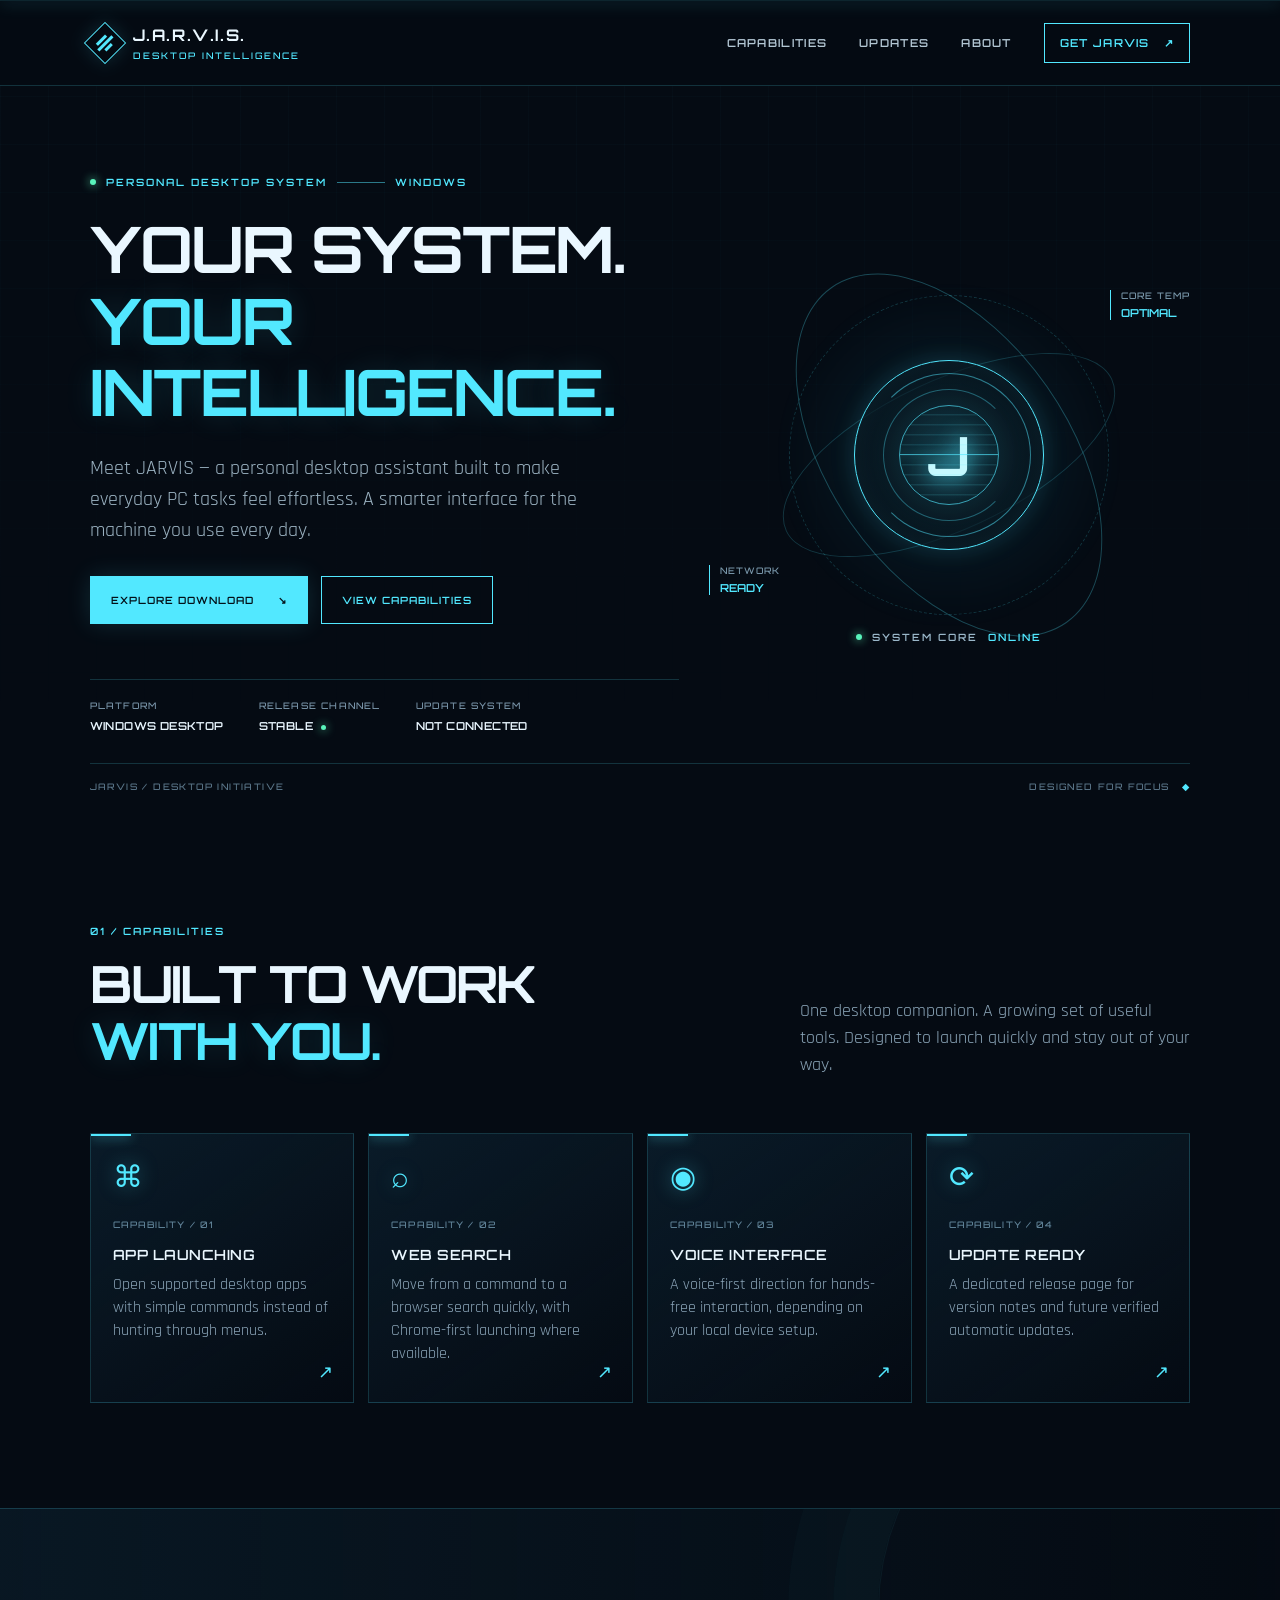
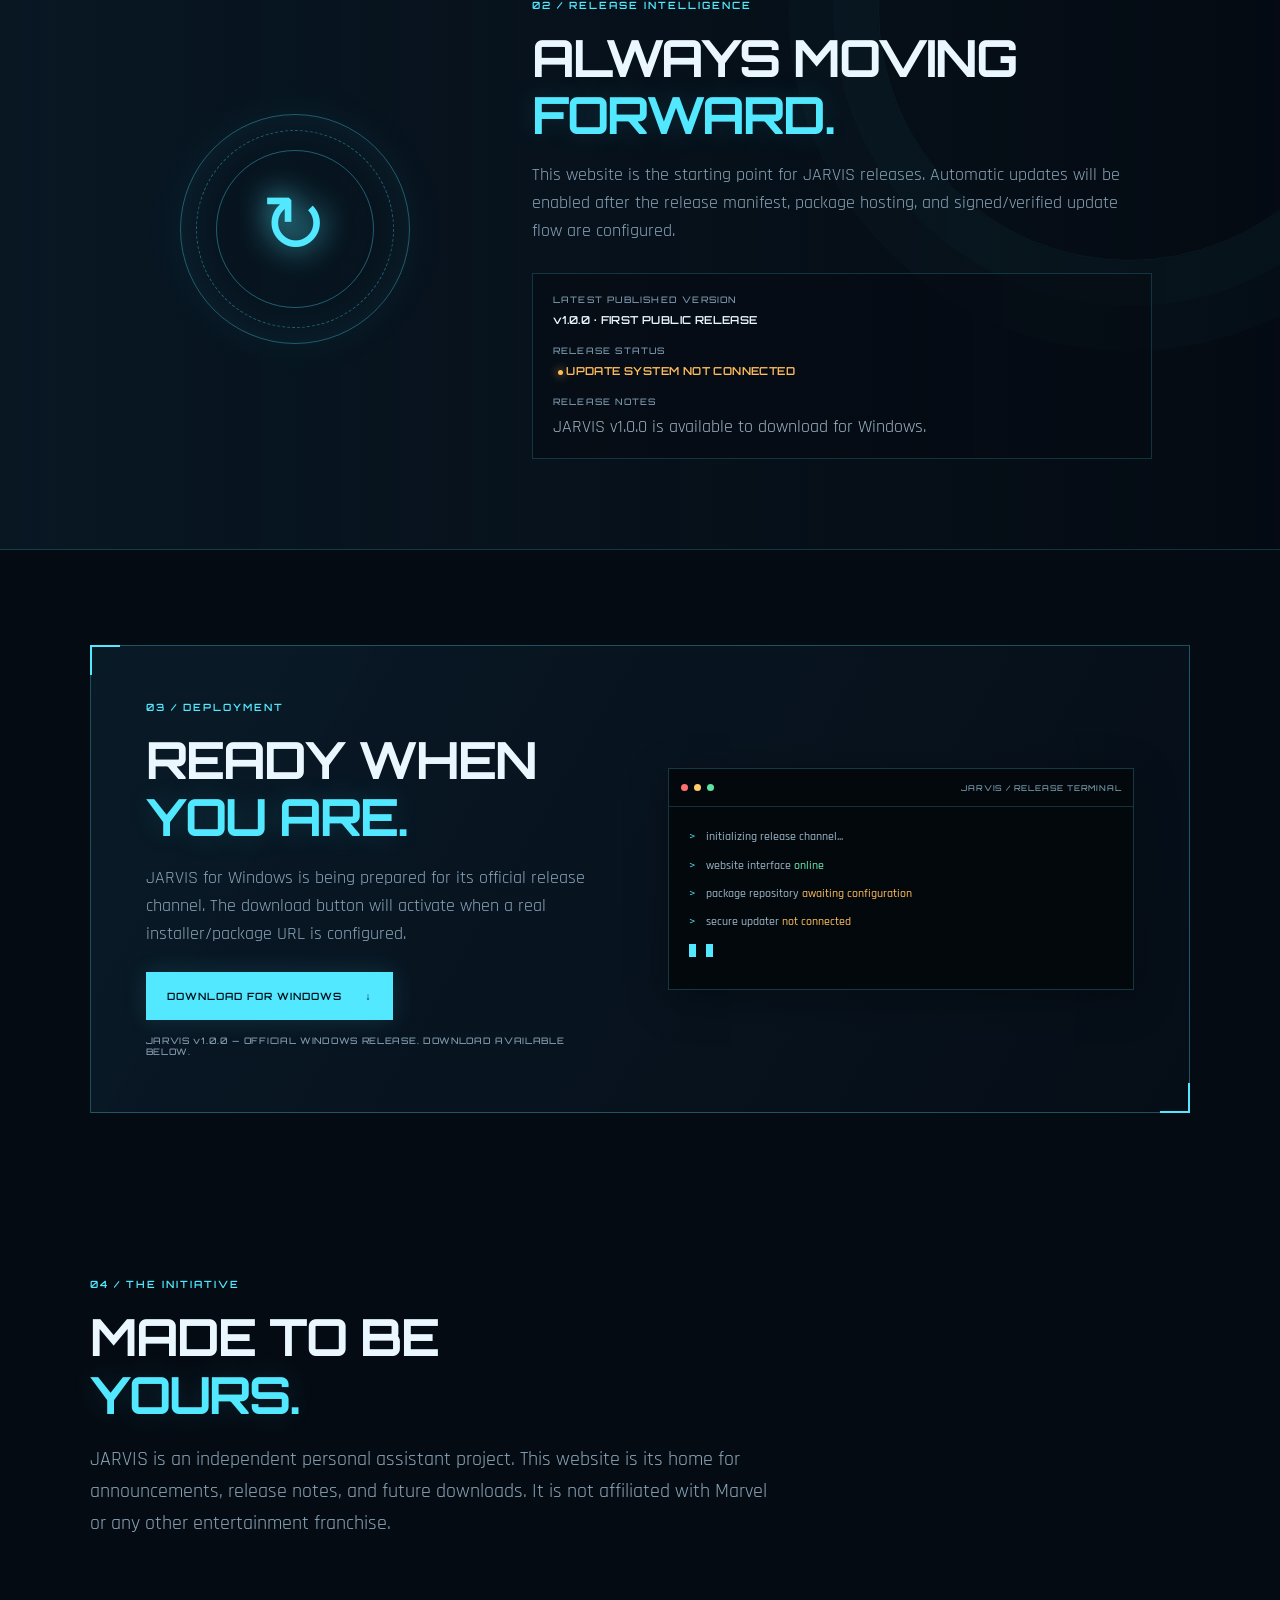
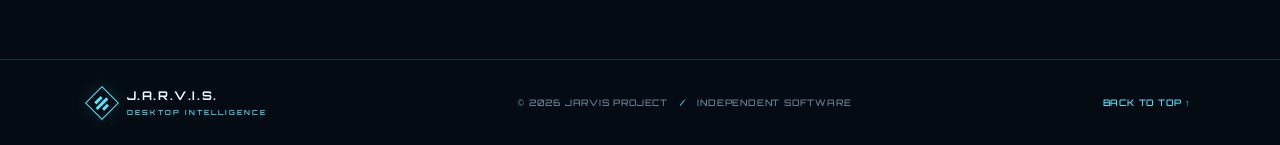
<file: index.html>
<!doctype html>
<html lang="en">
<head>
  <meta charset="utf-8">
  <meta name="viewport" content="width=device-width, initial-scale=1">
  <meta name="theme-color" content="#050b13">
  <meta name="description" content="JARVIS Desktop — a personal Windows assistant. Explore features, releases, and updates.">
  <title>JARVIS // Desktop Intelligence</title>
  <link rel="stylesheet" href="style.css">
</head>
<body>
  <div class="scanline" aria-hidden="true"></div>
  <header class="topbar">
    <a class="brand" href="#home" aria-label="JARVIS home">
      <span class="brand-mark"><span></span><span></span><span></span></span>
      <span>J.A.R.V.I.S.<small>DESKTOP INTELLIGENCE</small></span>
    </a>
    <button class="menu-toggle" id="menuToggle" aria-label="Toggle navigation" aria-expanded="false">☰</button>
    <nav id="nav">
      <a href="#features">CAPABILITIES</a>
      <a href="#updates">UPDATES</a>
      <a href="#about">ABOUT</a>
      <a class="nav-cta" href="#download">GET JARVIS <span>↗</span></a>
    </nav>
  </header>

  <main id="home">
    <section class="hero">
      <div class="hero-copy">
        <div class="eyebrow"><span class="live-dot"></span> PERSONAL DESKTOP SYSTEM <span class="eyebrow-line"></span> WINDOWS</div>
        <h1>YOUR SYSTEM.<br><span>YOUR INTELLIGENCE.</span></h1>
        <p class="hero-text">Meet JARVIS — a personal desktop assistant built to make everyday PC tasks feel effortless. A smarter interface for the machine you use every day.</p>
        <div class="hero-actions">
          <a class="button primary" href="#download">EXPLORE DOWNLOAD <span>↘</span></a>
          <a class="button ghost" href="#features">VIEW CAPABILITIES</a>
        </div>
        <div class="hero-status">
          <div><span class="status-label">PLATFORM</span><strong>WINDOWS DESKTOP</strong></div>
          <div><span class="status-label">RELEASE CHANNEL</span><strong>STABLE <i class="tiny-dot"></i></strong></div>
          <div><span class="status-label">UPDATE SYSTEM</span><strong id="updateStatus">PREPARING</strong></div>
        </div>
      </div>
      <div class="core-wrap" aria-label="Decorative futuristic JARVIS core">
        <div class="orbit orbit-one"></div><div class="orbit orbit-two"></div><div class="orbit orbit-three"></div>
        <div class="core-grid"></div>
        <div class="core">
          <div class="core-inner"><div class="core-cross"></div><div class="core-label">J</div></div>
        </div>
        <div class="core-caption"><span class="live-dot"></span> SYSTEM CORE <span>ONLINE</span></div>
        <div class="readout readout-a"><small>CORE TEMP</small><b>OPTIMAL</b></div>
        <div class="readout readout-b"><small>NETWORK</small><b>READY</b></div>
      </div>
      <div class="hero-bottom-line"><span>JARVIS / DESKTOP INITIATIVE</span><span>DESIGNED FOR FOCUS <b>◆</b></span></div>
    </section>

    <section class="section features-section" id="features">
      <div class="section-head">
        <div><div class="eyebrow">01 / CAPABILITIES</div><h2>BUILT TO WORK<br><span>WITH YOU.</span></h2></div>
        <p>One desktop companion. A growing set of useful tools. Designed to launch quickly and stay out of your way.</p>
      </div>
      <div class="feature-grid">
        <article class="feature-card"><div class="feature-icon">⌘</div><div class="card-index">CAPABILITY / 01</div><h3>APP LAUNCHING</h3><p>Open supported desktop apps with simple commands instead of hunting through menus.</p><span class="card-arrow">↗</span></article>
        <article class="feature-card"><div class="feature-icon">⌕</div><div class="card-index">CAPABILITY / 02</div><h3>WEB SEARCH</h3><p>Move from a command to a browser search quickly, with Chrome-first launching where available.</p><span class="card-arrow">↗</span></article>
        <article class="feature-card"><div class="feature-icon">◉</div><div class="card-index">CAPABILITY / 03</div><h3>VOICE INTERFACE</h3><p>A voice-first direction for hands-free interaction, depending on your local device setup.</p><span class="card-arrow">↗</span></article>
        <article class="feature-card"><div class="feature-icon">⟳</div><div class="card-index">CAPABILITY / 04</div><h3>UPDATE READY</h3><p>A dedicated release page for version notes and future verified automatic updates.</p><span class="card-arrow">↗</span></article>
      </div>
    </section>

    <section class="update-section" id="updates">
      <div class="update-orb"><span>↻</span></div>
      <div class="update-copy">
        <div class="eyebrow">02 / RELEASE INTELLIGENCE</div>
        <h2>ALWAYS MOVING<br><span>FORWARD.</span></h2>
        <p>This website is the starting point for JARVIS releases. Automatic updates will be enabled after the release manifest, package hosting, and signed/verified update flow are configured.</p>
        <div class="release-panel">
          <div><span class="status-label">LATEST PUBLISHED VERSION</span><strong id="version">v1.0.0 · FIRST PUBLIC RELEASE</strong></div>
          <div><span class="status-label">RELEASE STATUS</span><strong class="amber"><i class="tiny-dot"></i> UPDATE SYSTEM NOT CONNECTED</strong></div>
          <div><span class="status-label">RELEASE NOTES</span><p id="releaseNotes">JARVIS v1.0.0 is available to download for Windows.</p></div>
        </div>
      </div>
    </section>

    <section class="download-section section" id="download">
      <div class="download-panel">
        <div class="download-copy">
          <div class="eyebrow">03 / DEPLOYMENT</div>
          <h2>READY WHEN<br><span>YOU ARE.</span></h2>
          <p>JARVIS for Windows is being prepared for its official release channel. The download button will activate when a real installer/package URL is configured.</p>
         
 <a class="button primary" href="https://github.com/Rohitxsaiyaan/jarvis-website/releases/download/v1.0.0/JARVIS-v1.0.0.zip" download>DOWNLOAD FOR WINDOWS <span>↓</span></a>
         <small class="download-note">JARVIS v1.0.0 — OFFICIAL WINDOWS RELEASE. DOWNLOAD AVAILABLE BELOW.</small>
        </div>
        <div class="terminal">
          <div class="terminal-bar"><span></span><span></span><span></span><b>JARVIS / RELEASE TERMINAL</b></div>
          <div class="terminal-body">
            <p><span class="terminal-prompt">></span> initializing release channel...</p>
            <p><span class="terminal-prompt">></span> website interface <em>online</em></p>
            <p><span class="terminal-prompt">></span> package repository <em class="warning">awaiting configuration</em></p>
            <p><span class="terminal-prompt">></span> secure updater <em class="warning">not connected</em></p>
            <p class="terminal-cursor"><span class="terminal-prompt">></span> <span></span></p>
          </div>
        </div>
      </div>
    </section>

    <section class="about-section section" id="about">
      <div class="eyebrow">04 / THE INITIATIVE</div>
      <h2>MADE TO BE<br><span>YOURS.</span></h2>
      <p class="about-text">JARVIS is an independent personal assistant project. This website is its home for announcements, release notes, and future downloads. It is not affiliated with Marvel or any other entertainment franchise.</p>
    </section>
  </main>

  <footer>
    <a class="brand footer-brand" href="#home"><span class="brand-mark"><span></span><span></span><span></span></span><span>J.A.R.V.I.S.<small>DESKTOP INTELLIGENCE</small></span></a>
    <div>© <span id="year"></span> JARVIS PROJECT <span class="footer-sep">/</span> INDEPENDENT SOFTWARE</div>
    <a href="#home" class="back-top">BACK TO TOP ↑</a>
  </footer>
  <script src="script.js"></script>
</body>
</html>
</file>
<file: style.css>
@import url('https://fonts.googleapis.com/css2?family=Orbitron:wght@400;500;600;700;800&family=Rajdhani:wght@400;500;600;700&display=swap');
:root{--bg:#050b13;--panel:#091521;--panel2:#0b1d2b;--cyan:#52e8ff;--cyan2:#19bfe2;--white:#eaf7ff;--muted:#8ba5b8;--line:rgba(82,232,255,.18);--amber:#ffbd5b}
*{box-sizing:border-box}html{scroll-behavior:smooth;scroll-padding-top:90px}body{margin:0;background:var(--bg);color:var(--white);font-family:'Rajdhani',Arial,sans-serif;font-size:18px;overflow-x:hidden}body:before{content:"";position:fixed;inset:0;pointer-events:none;background:linear-gradient(rgba(82,232,255,.025) 1px,transparent 1px),linear-gradient(90deg,rgba(82,232,255,.025) 1px,transparent 1px);background-size:48px 48px;mask-image:linear-gradient(to bottom,black,transparent 85%);z-index:-1}.scanline{position:fixed;top:0;left:0;right:0;height:1px;background:rgba(82,232,255,.12);box-shadow:0 0 16px #52e8ff;z-index:20;pointer-events:none;animation:scan 8s linear infinite}@keyframes scan{0%{top:0}100%{top:100vh}}a{color:inherit;text-decoration:none}.topbar{height:86px;display:flex;align-items:center;justify-content:space-between;padding:0 7%;border-bottom:1px solid var(--line);background:rgba(5,11,19,.88);backdrop-filter:blur(16px);position:sticky;top:0;z-index:10}.brand{display:flex;align-items:center;gap:13px;font:700 16px 'Orbitron',sans-serif;letter-spacing:1.6px}.brand small{display:block;font:500 9px 'Orbitron',sans-serif;color:var(--cyan);letter-spacing:2px;margin-top:5px}.brand-mark{width:30px;height:30px;border:1px solid var(--cyan);transform:rotate(45deg);display:flex;align-items:center;justify-content:center;gap:2px;box-shadow:0 0 18px rgba(82,232,255,.14)}.brand-mark span{display:block;width:3px;background:var(--cyan);height:13px}.brand-mark span:nth-child(2){height:20px}.brand-mark span:nth-child(3){height:9px}nav{display:flex;align-items:center;gap:32px;font:600 11px 'Orbitron',sans-serif;letter-spacing:1.3px;color:#b3c7d4}nav a{transition:.2s}nav a:hover{color:var(--cyan)}.nav-cta{border:1px solid var(--cyan);padding:12px 15px;color:var(--cyan)}.nav-cta span{padding-left:10px}.menu-toggle{display:none;background:none;border:1px solid var(--line);color:var(--cyan);font-size:22px;padding:5px 10px}.hero{min-height:690px;padding:90px 7% 28px;position:relative;display:grid;grid-template-columns:1.1fr .9fr;align-items:center;gap:30px;max-width:1600px;margin:auto}.hero-copy{position:relative;z-index:2}.eyebrow{font:600 10px 'Orbitron',sans-serif;letter-spacing:2px;color:var(--cyan);display:flex;align-items:center;gap:10px}.live-dot,.tiny-dot{width:6px;height:6px;border-radius:50%;background:#59f4bb;box-shadow:0 0 10px #59f4bb;display:inline-block}.eyebrow-line{width:48px;height:1px;background:var(--cyan);opacity:.5}.hero h1,.section h2,.update-copy h2,.about-section h2{font:700 clamp(38px,5vw,68px)/1.12 'Orbitron',sans-serif;letter-spacing:-2px;margin:25px 0}.hero h1 span,.section h2 span,.update-copy h2 span,.about-section h2 span{color:var(--cyan);text-shadow:0 0 28px rgba(82,232,255,.15)}.hero-text{max-width:520px;color:#9cb3c2;font-size:20px;line-height:1.55;margin-bottom:30px}.hero-actions{display:flex;gap:13px;flex-wrap:wrap}.button{min-height:48px;padding:0 20px;display:inline-flex;align-items:center;justify-content:center;gap:24px;font:600 10px 'Orbitron',sans-serif;letter-spacing:1px;cursor:pointer;border:1px solid var(--cyan);transition:.2s}.button.primary{background:var(--cyan);color:#031018;box-shadow:0 0 25px rgba(82,232,255,.14)}.button.primary:hover{background:#a1f4ff;box-shadow:0 0 32px rgba(82,232,255,.28)}.button.ghost{color:var(--cyan);background:transparent}.button.ghost:hover{background:rgba(82,232,255,.08)}.disabled-button{opacity:.48;cursor:not-allowed}.hero-status{display:flex;gap:35px;margin-top:55px;padding-top:20px;border-top:1px solid var(--line);max-width:590px}.hero-status>div{display:flex;flex-direction:column;gap:8px}.status-label{font:500 9px 'Orbitron',sans-serif;color:#7792a6;letter-spacing:1.2px}.hero-status strong,.release-panel strong{font:600 11px 'Orbitron',sans-serif;letter-spacing:.4px}.tiny-dot{width:5px;height:5px;margin-left:5px}.core-wrap{height:470px;position:relative;display:flex;align-items:center;justify-content:center;isolation:isolate}.core-grid{position:absolute;width:360px;height:360px;border-radius:50%;background:radial-gradient(circle,rgba(27,166,205,.13),transparent 68%);filter:blur(4px)}.core{width:190px;height:190px;border:1px solid var(--cyan);border-radius:50%;display:grid;place-items:center;box-shadow:0 0 25px rgba(82,232,255,.17),inset 0 0 32px rgba(82,232,255,.12);background:radial-gradient(circle,rgba(82,232,255,.16),rgba(5,11,19,.7) 70%);position:relative}.core:before,.core:after{content:"";position:absolute;inset:12px;border:1px solid rgba(82,232,255,.5);border-radius:50%;border-left-color:transparent;animation:spin 9s linear infinite}.core:after{inset:28px;border-color:rgba(82,232,255,.35);border-right-color:transparent;animation-direction:reverse;animation-duration:6s}@keyframes spin{to{transform:rotate(360deg)}}.core-inner{width:100px;height:100px;border:1px solid rgba(82,232,255,.65);border-radius:50%;display:grid;place-items:center;position:relative;overflow:hidden}.core-inner:before{content:"";position:absolute;inset:0;background:repeating-linear-gradient(0deg,transparent 0 8px,rgba(82,232,255,.12) 9px 10px)}.core-label{font:700 54px 'Orbitron',sans-serif;color:#c5f9ff;text-shadow:0 0 22px var(--cyan)}.core-cross{position:absolute;width:150%;height:1px;background:var(--cyan);box-shadow:0 0 10px var(--cyan);opacity:.6}.orbit{position:absolute;border:1px solid rgba(82,232,255,.19);border-radius:50%;transform:rotate(-25deg)}.orbit-one{width:360px;height:150px}.orbit-two{width:410px;height:240px;transform:rotate(55deg);border-color:rgba(82,232,255,.28)}.orbit-three{width:320px;height:320px;border-style:dashed;animation:spin 40s linear infinite}.core-caption{position:absolute;bottom:47px;font:600 10px 'Orbitron',sans-serif;letter-spacing:2px;color:#9ab7c9;display:flex;align-items:center;gap:10px}.core-caption span:last-child{color:var(--cyan)}.readout{position:absolute;border-left:1px solid var(--cyan);padding-left:10px;display:flex;flex-direction:column;gap:5px}.readout small{font:500 9px 'Orbitron',sans-serif;color:#7997aa;letter-spacing:1px}.readout b{font:600 11px 'Orbitron',sans-serif;color:var(--cyan)}.readout-a{top:70px;right:0}.readout-b{bottom:95px;left:0}.hero-bottom-line{grid-column:1/-1;border-top:1px solid var(--line);padding-top:17px;display:flex;justify-content:space-between;font:500 9px 'Orbitron',sans-serif;letter-spacing:1.4px;color:#597487}.hero-bottom-line b{color:var(--cyan);margin-left:8px}.section{padding:105px 7%;max-width:1600px;margin:auto}.section-head{display:flex;align-items:flex-end;justify-content:space-between;gap:40px;margin-bottom:45px}.section h2,.update-copy h2,.about-section h2{font-size:clamp(34px,4vw,52px);margin:18px 0}.section-head>p{max-width:390px;color:var(--muted);line-height:1.5;margin-bottom:10px}.feature-grid{display:grid;grid-template-columns:repeat(4,1fr);gap:14px}.feature-card{min-height:270px;border:1px solid var(--line);background:linear-gradient(145deg,rgba(11,29,43,.9),rgba(5,11,19,.65));padding:25px 22px;position:relative;transition:.25s;overflow:hidden}.feature-card:before{content:"";position:absolute;top:0;left:0;width:40px;height:2px;background:var(--cyan);box-shadow:0 0 12px var(--cyan)}.feature-card:hover{transform:translateY(-5px);border-color:rgba(82,232,255,.55);background:linear-gradient(145deg,rgba(11,35,49,.95),rgba(5,11,19,.8))}.feature-icon{font-size:30px;color:var(--cyan);height:60px;text-shadow:0 0 20px rgba(82,232,255,.35)}.card-index{font:500 9px 'Orbitron',sans-serif;letter-spacing:1.1px;color:#5f8297}.feature-card h3{font:600 14px 'Orbitron',sans-serif;letter-spacing:.5px;margin:16px 0 10px}.feature-card p{font-size:16px;line-height:1.45;color:var(--muted);margin:0;max-width:240px}.card-arrow{position:absolute;right:20px;bottom:18px;color:var(--cyan)}.update-section{padding:90px 10%;display:grid;grid-template-columns:.7fr 1.3fr;gap:70px;align-items:center;background:linear-gradient(90deg,rgba(10,28,41,.75),rgba(5,11,19,.2));border-top:1px solid var(--line);border-bottom:1px solid var(--line);position:relative;overflow:hidden}.update-section:after{content:"";position:absolute;right:-100px;top:-150px;width:500px;height:500px;border:1px solid rgba(82,232,255,.06);border-radius:50%;box-shadow:0 0 0 45px rgba(82,232,255,.015),0 0 0 90px rgba(82,232,255,.015);pointer-events:none}.update-orb{width:230px;height:230px;border:1px solid rgba(82,232,255,.35);border-radius:50%;display:grid;place-items:center;margin:auto;position:relative;box-shadow:inset 0 0 50px rgba(82,232,255,.07),0 0 45px rgba(82,232,255,.05)}.update-orb:before,.update-orb:after{content:"";position:absolute;border:1px dashed rgba(82,232,255,.35);border-radius:50%;inset:15px;animation:spin 25s linear infinite}.update-orb:after{inset:35px;border-style:solid;animation-direction:reverse;animation-duration:18s}.update-orb span{font-size:80px;color:var(--cyan);text-shadow:0 0 30px var(--cyan)}.update-copy{position:relative;z-index:1}.update-copy>p{max-width:650px;color:var(--muted);line-height:1.55}.release-panel{border:1px solid var(--line);background:rgba(5,11,19,.6);padding:20px;margin-top:28px;display:grid;gap:18px}.release-panel>div{display:flex;flex-direction:column;gap:8px}.release-panel p{margin:0;color:#9db2c1}.amber{color:var(--amber)!important}.amber .tiny-dot{background:var(--amber);box-shadow:0 0 10px var(--amber)}.download-section{padding-top:95px;padding-bottom:95px}.download-panel{border:1px solid rgba(82,232,255,.3);background:linear-gradient(120deg,rgba(10,28,42,.9),rgba(6,14,23,.95));padding:55px;display:grid;grid-template-columns:1fr 1fr;gap:55px;align-items:center;position:relative}.download-panel:before,.download-panel:after{content:"";position:absolute;width:28px;height:28px;border-color:var(--cyan);border-style:solid}.download-panel:before{top:-1px;left:-1px;border-width:2px 0 0 2px}.download-panel:after{bottom:-1px;right:-1px;border-width:0 2px 2px 0}.download-copy p{max-width:470px;color:var(--muted);line-height:1.55;margin-bottom:25px}.download-note{display:block;color:#7f96a7;font:500 9px 'Orbitron',sans-serif;letter-spacing:.7px;margin-top:15px}.terminal{border:1px solid rgba(82,232,255,.22);background:#03080d;box-shadow:0 10px 40px rgba(0,0,0,.3);min-width:0}.terminal-bar{height:38px;border-bottom:1px solid var(--line);display:flex;align-items:center;gap:6px;padding:0 12px}.terminal-bar>span{width:7px;height:7px;border-radius:50%;background:#315064}.terminal-bar>span:first-child{background:#ff716c}.terminal-bar>span:nth-child(2){background:#ffca68}.terminal-bar>span:nth-child(3){background:#5de3a4}.terminal-bar b{margin-left:auto;font:500 8px 'Orbitron',sans-serif;letter-spacing:.8px;color:#7394a7}.terminal-body{padding:20px;font:500 12px 'Rajdhani',monospace;color:#9cb6c6;line-height:1.7;overflow-wrap:anywhere}.terminal-body p{margin:0 0 8px}.terminal-prompt{color:var(--cyan);margin-right:7px}.terminal em{font-style:normal;color:#65f0b0}.terminal em.warning{color:var(--amber)}.terminal-cursor span{display:inline-block;width:7px;height:13px;background:var(--cyan);vertical-align:middle;animation:blink 1s steps(2) infinite}@keyframes blink{50%{opacity:0}}.about-section{padding-top:70px;padding-bottom:100px}.about-text{max-width:680px;color:var(--muted);font-size:20px;line-height:1.6}footer{border-top:1px solid var(--line);padding:28px 7%;display:flex;align-items:center;justify-content:space-between;gap:20px;color:#658196;font:500 9px 'Orbitron',sans-serif;letter-spacing:.8px}.footer-brand{color:var(--white);font-size:12px}.footer-brand .brand-mark{width:24px;height:24px}.footer-brand .brand-mark span{height:9px}.footer-brand .brand-mark span:nth-child(2){height:15px}.footer-brand .brand-mark span:nth-child(3){height:7px}.footer-brand small{font-size:7px}.footer-sep{color:var(--cyan);padding:0 8px}.back-top{color:var(--cyan)}
@media(max-width:1000px){.topbar{padding:0 5%}.hero,.section{padding-left:5%;padding-right:5%}.hero{grid-template-columns:1fr .8fr}.hero-status{gap:18px}.feature-grid{grid-template-columns:repeat(2,1fr)}.update-section{padding:75px 6%;gap:35px}.download-panel{padding:35px;gap:30px}.core-wrap{transform:scale(.85)}}@media(max-width:720px){.topbar{height:72px}.menu-toggle{display:block}nav{display:none;position:absolute;top:71px;left:0;right:0;background:#07111c;padding:20px 6%;border-bottom:1px solid var(--line);flex-direction:column;align-items:stretch;gap:20px}nav.open{display:flex}.nav-cta{text-align:center}.hero{display:flex;flex-direction:column;align-items:stretch;padding-top:65px;gap:5px}.hero h1{font-size:clamp(34px,9vw,52px)}.hero-text{font-size:18px}.hero-status{gap:15px;justify-content:space-between;flex-wrap:wrap;margin-top:35px}.hero-status strong{font-size:9px}.core-wrap{height:380px;transform:scale(.85);margin:-5px 0}.hero-bottom-line{width:100%;font-size:8px}.section{padding-top:70px;padding-bottom:70px}.section-head{display:block}.section-head>p{margin-top:25px}.feature-grid{grid-template-columns:1fr}.feature-card{min-height:220px}.update-section{grid-template-columns:1fr;padding:65px 6%;gap:40px}.update-orb{width:170px;height:170px}.update-orb span{font-size:60px}.download-panel{grid-template-columns:1fr;padding:28px 22px;gap:40px}.terminal-body{padding:15px}.about-section{padding-top:55px;padding-bottom:65px}footer{padding:25px 6%;flex-wrap:wrap;justify-content:space-between}footer>div{order:3;width:100%;line-height:1.8}.footer-brand{font-size:11px}}@media(prefers-reduced-motion:reduce){*,*:before,*:after{scroll-behavior:auto!important;animation:none!important;transition:none!important}}
</file>
